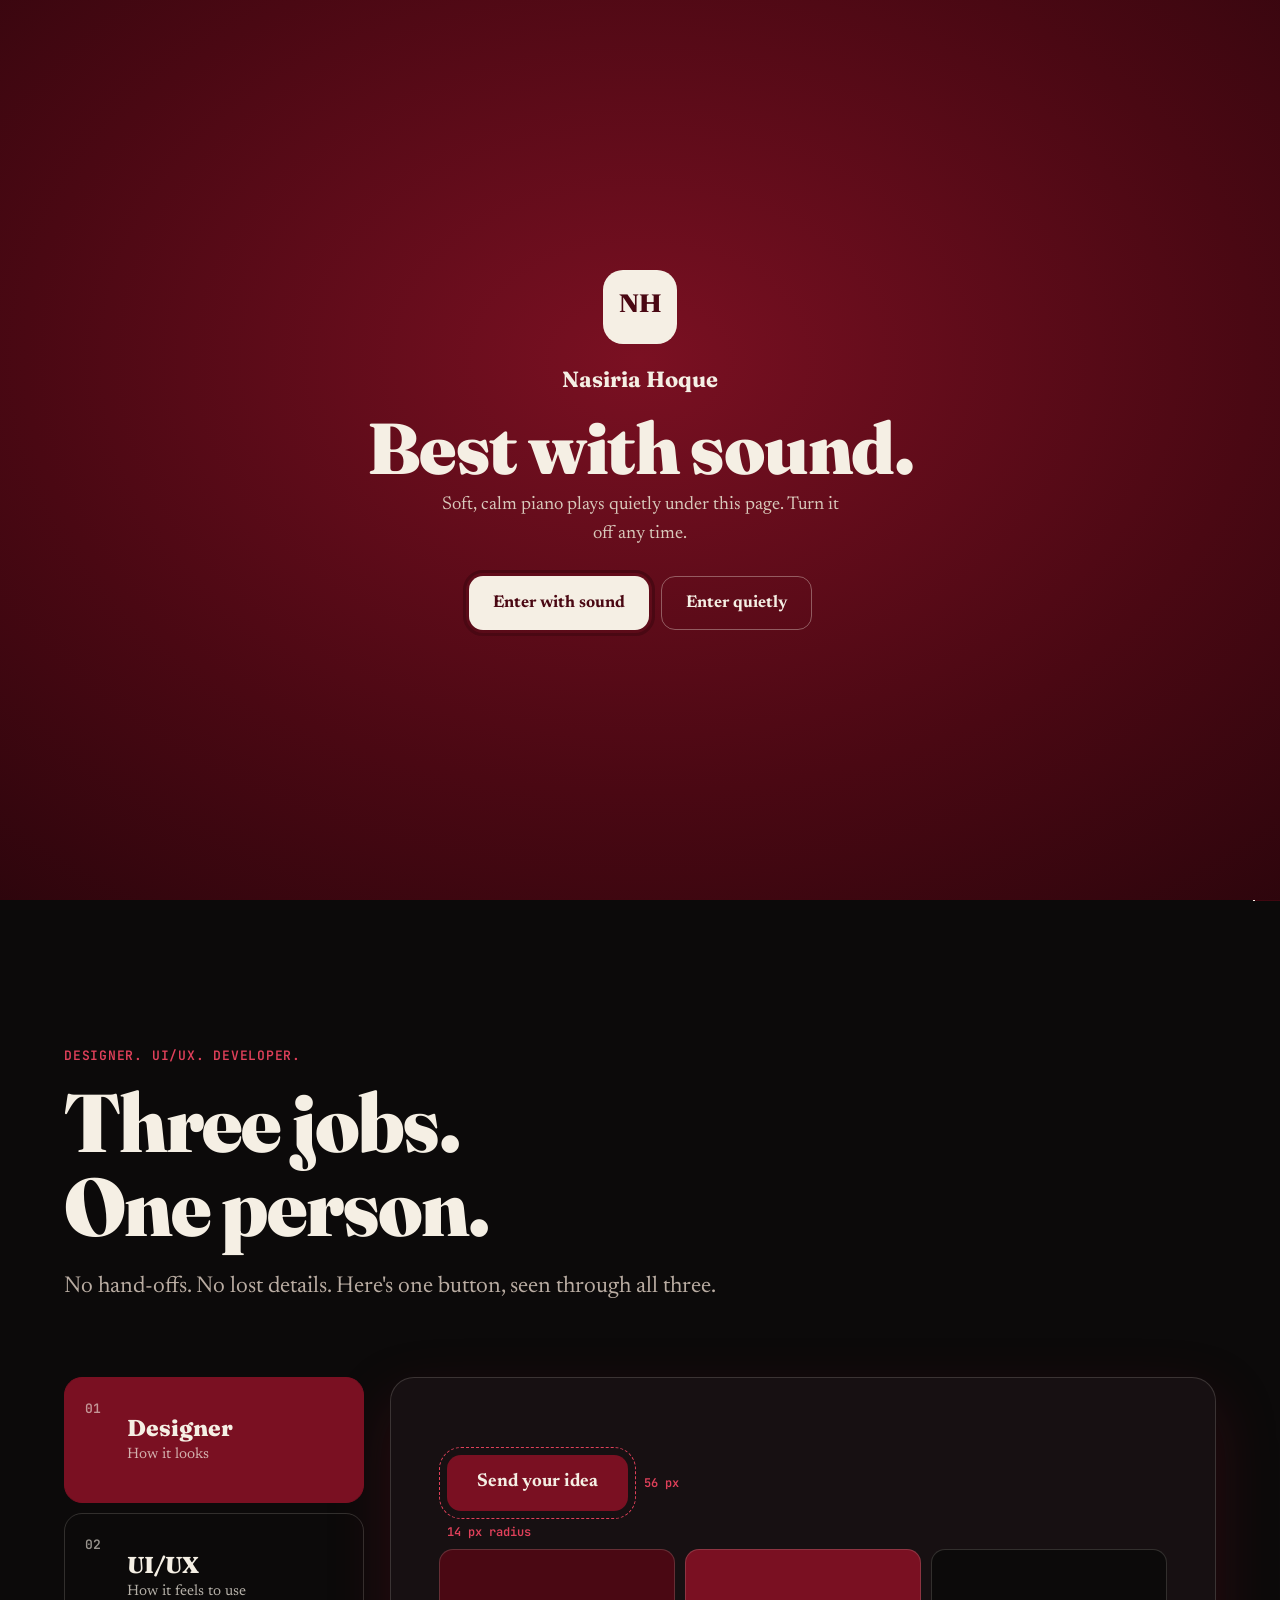
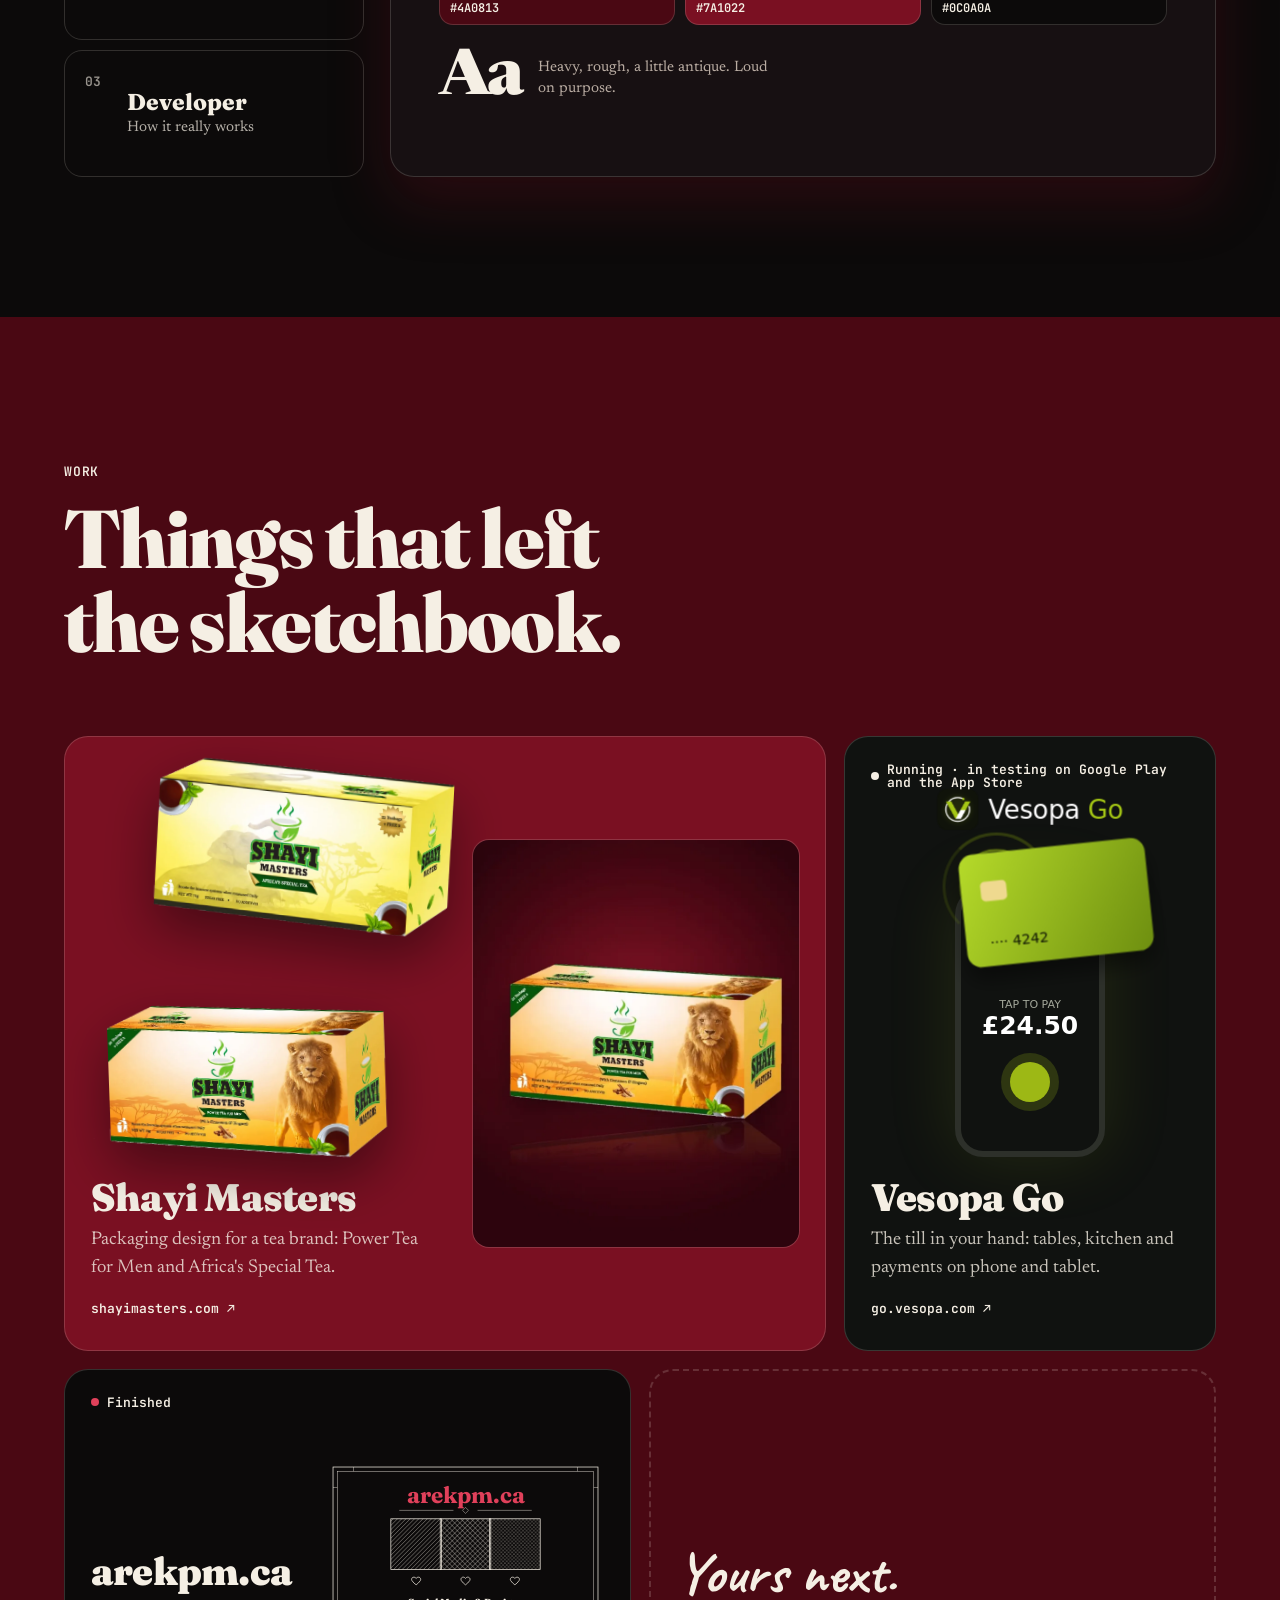
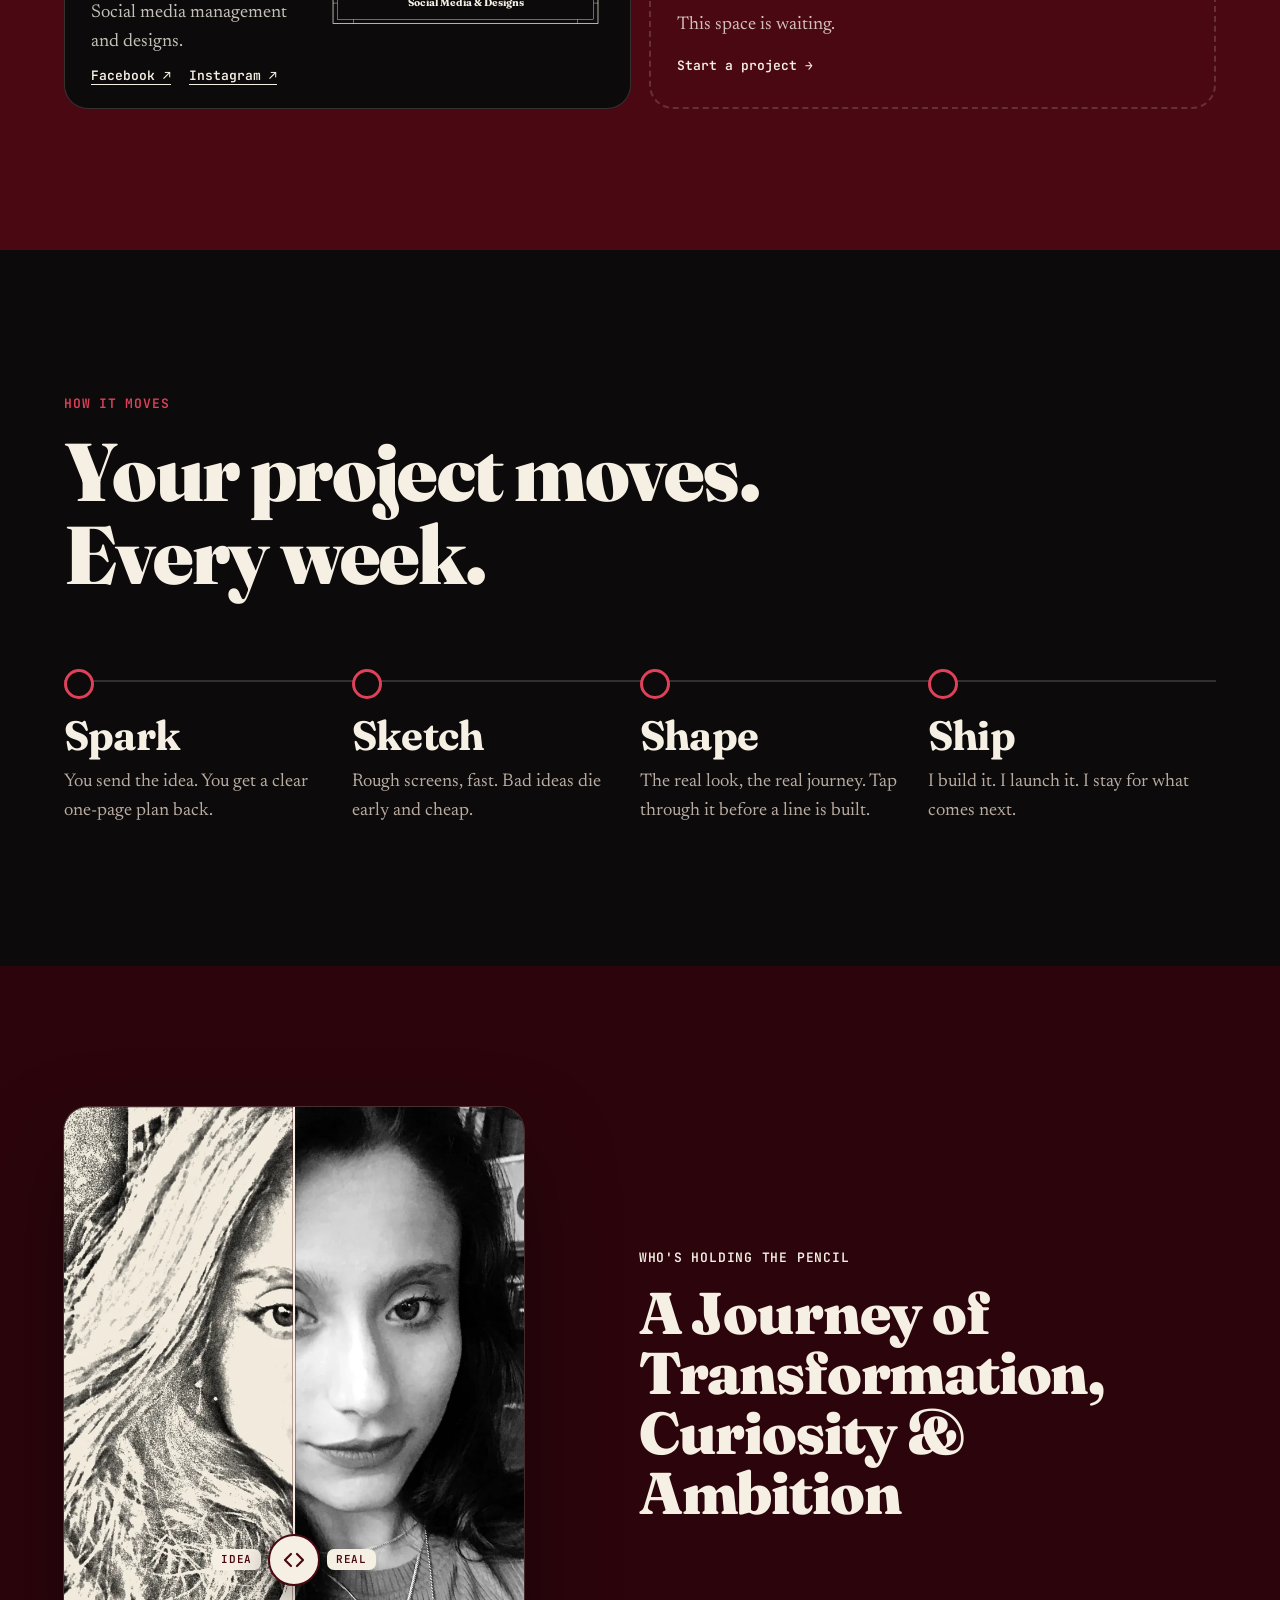
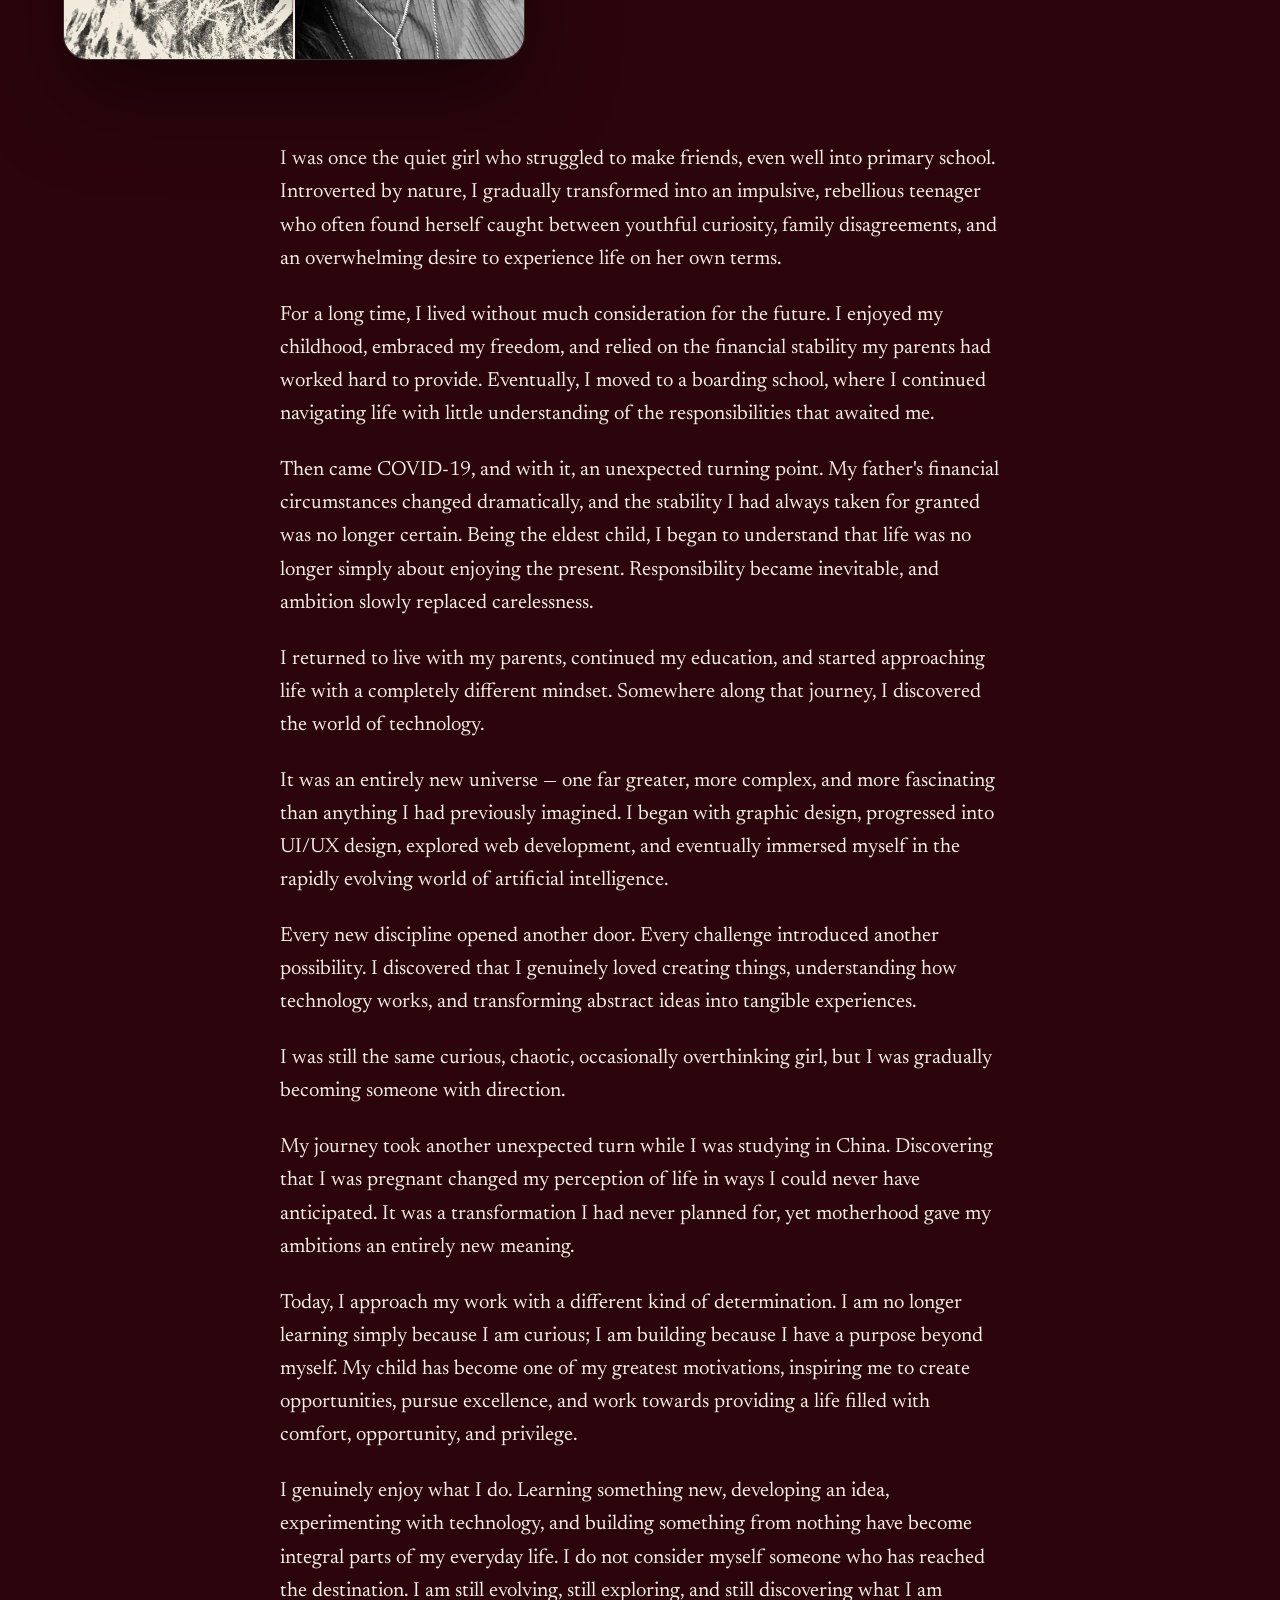
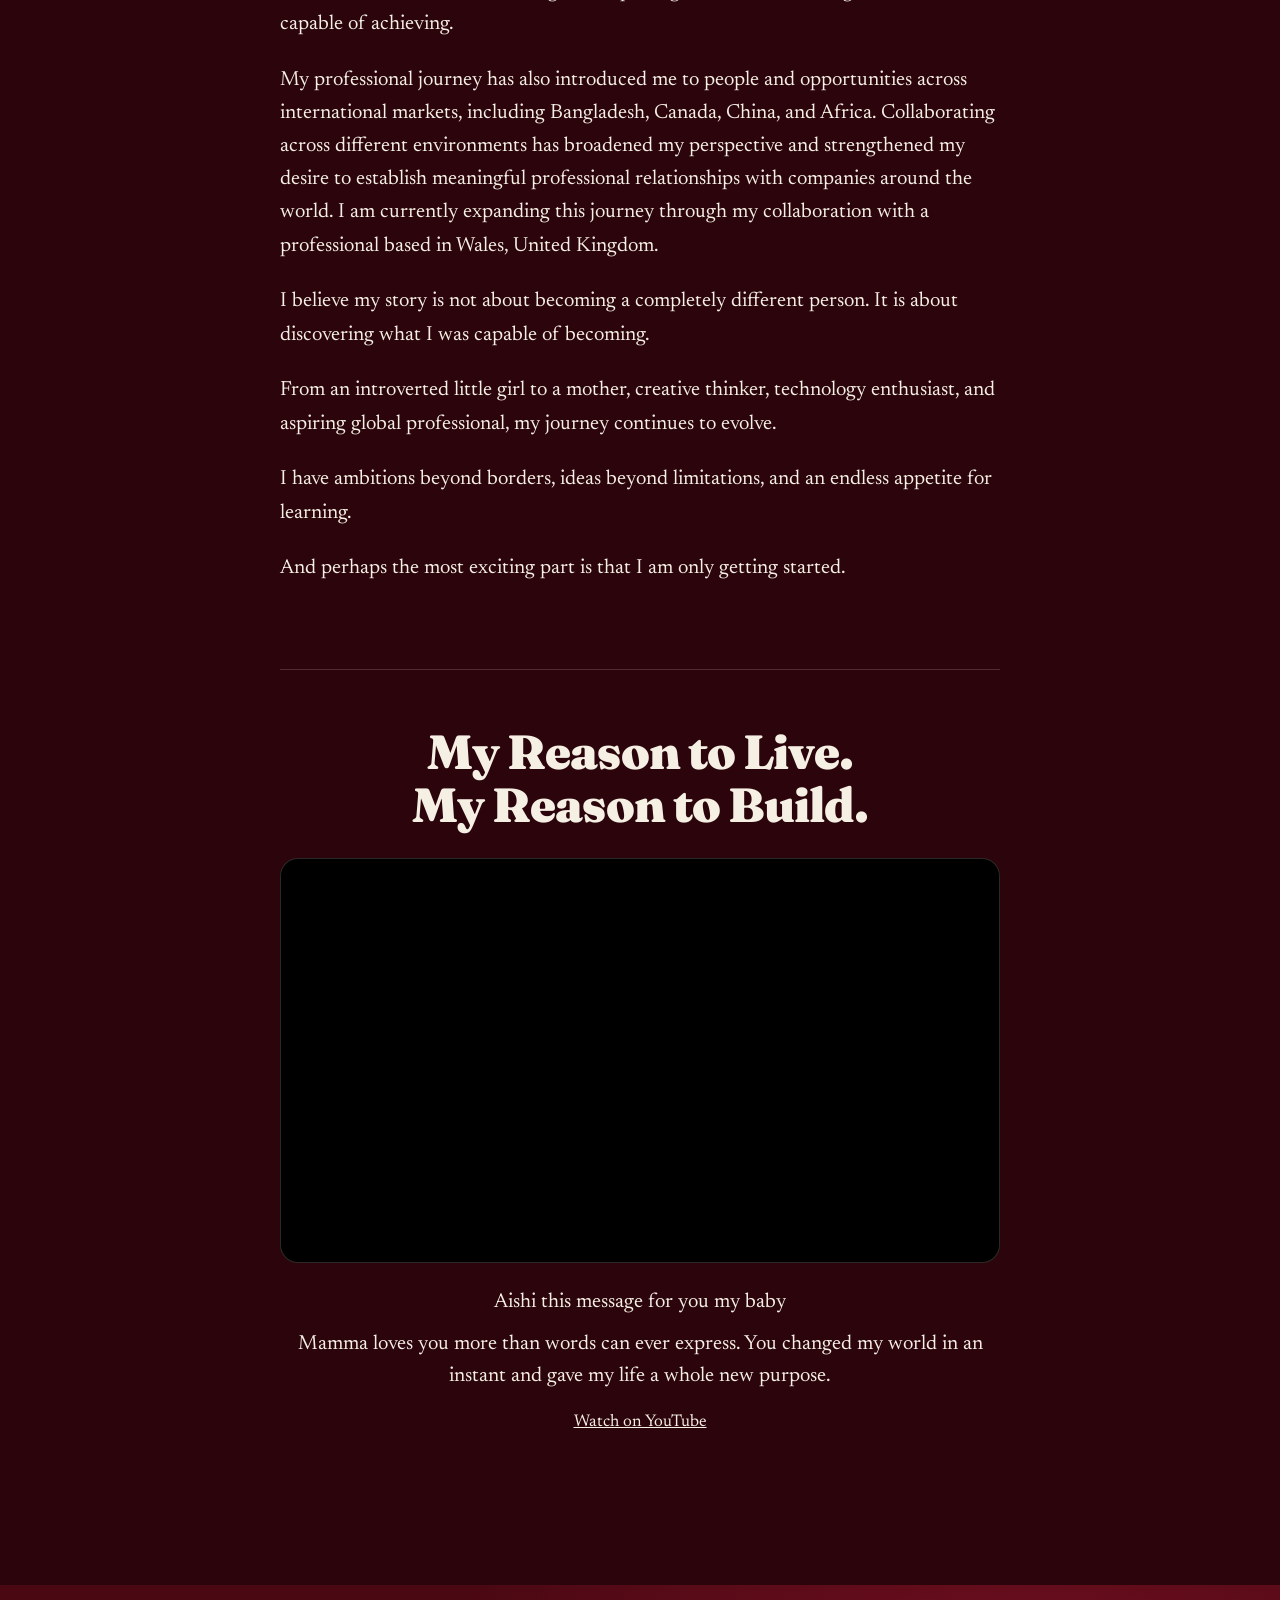
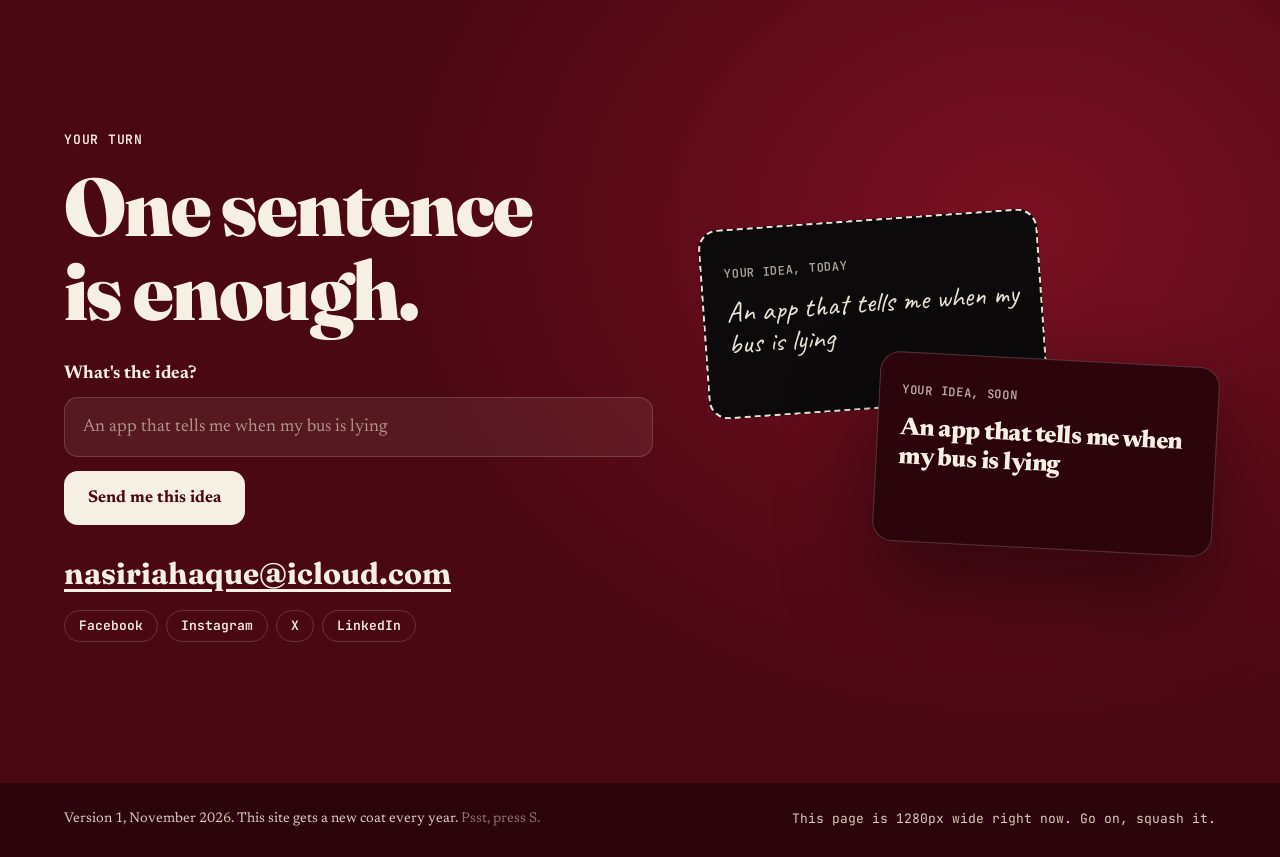
<file: index.html>
<!doctype html>
<html lang="en-GB">
<head>
<meta charset="utf-8">
<meta name="viewport" content="width=device-width, initial-scale=1, viewport-fit=cover">
<title>Nasiria Hoque: designer, UI/UX, developer</title>
<meta name="description" content="Designer, UI/UX designer and developer. I take your idea from imagination to launch.">
<meta name="theme-color" content="#4a0813">
<link rel="preconnect" href="https://fonts.googleapis.com">
<link rel="preconnect" href="https://fonts.gstatic.com" crossorigin>
<link href="https://fonts.googleapis.com/css2?family=Fraunces:opsz,wght@9..144,400..900&family=Newsreader:ital,opsz,wght@0,6..72,300..700;1,6..72,300..700&family=Caveat:wght@500;700&family=JetBrains+Mono:wght@400;600&display=swap" rel="stylesheet">
<link rel="stylesheet" href="style.css">
</head>
<body>
<!-- The pencil: everything in "idea" state runs through this wobble. -->
<svg width="0" height="0" style="position:absolute" aria-hidden="true">
  <filter id="pencil"><feTurbulence type="fractalNoise" baseFrequency=".035" numOctaves="2" seed="4"/><feDisplacementMap in="SourceGraphic" scale="3.2"/></filter>
  <filter id="rough"><feTurbulence type="fractalNoise" baseFrequency=".12" numOctaves="2" seed="9"/><feDisplacementMap in="SourceGraphic" scale="1"/></filter>
</svg>

<header class="top">
  <div class="wrap bar">
    <a class="brand" href="#hero"><span class="mark">NH</span>Nasiria Hoque</a>
    <nav class="links" aria-label="Main">
      <a href="#lenses">What I do</a><a href="#work">Work</a><a href="#path">How it moves</a><a href="#about">About</a>
    </nav>
    <button class="sound-btn" id="sound" type="button" aria-pressed="false" title="Sound"><i aria-hidden="true"><b></b><b></b><b></b></i><span>Sound</span></button>
    <button class="mode" id="mode" type="button" aria-pressed="false"><span class="dot"></span><span class="mode-label">Sketch mode</span></button>
    <a class="btn small solid" href="#idea">Start a project</a>
  </div>
</header>

<main>
  <section class="hero" id="hero">
    <div class="layer real" id="real">
      <div class="wrap hero-grid">
        <div class="hero-copy">
          <p class="eyebrow"><span class="pulse"></span> Designer · UI/UX · Developer</p>
          <h1>Imagination,<br><em>visualised.</em></h1>
          <p class="lead">Ideas don't ship themselves. I design it, shape how it feels, build it and launch it. One person, no hand-offs, and your project moving every week.</p>
          <div class="cta">
            <a class="btn solid" href="#idea">Move my project forward</a>
            <a class="btn ghost" href="#work">See the work</a>
          </div>
        </div>

        <div class="device" aria-hidden="true">
          <div class="phone">
            <div class="notch"></div>
            <div class="screen">
              <p class="s-label">Your project</p>
              <p class="s-big"><span class="pct">62</span><small>%</small></p>
              <p class="s-sub">of the way to launch</p>
              <div class="s-bar"><i></i></div>
              <ul class="s-list" data-steps>
                <li><b></b>The idea</li>
                <li><b></b>The look</li>
                <li><b></b>The journey</li>
                <li><b></b>The build</li>
                <li><b></b>Launch day</li>
              </ul>
              <div class="s-btn">Keep moving</div>
            </div>
          </div>
          <span class="note n1">big friendly number!!</span>
          <span class="note n2">thumb lands here →</span>
          <span class="note n3">does this feel fast?</span>
        </div>
      </div>
    </div>

    <!-- js clones .real into .idea so the sketch can never drift from the finished page. -->
    <div class="layer idea sketchy" id="idea-layer" aria-hidden="true"></div>

    <div class="split" id="split">
      <span class="tag tag-l">idea</span>
      <button class="grip" id="grip" type="button" role="slider" aria-label="Move between idea and finished design" aria-valuemin="2" aria-valuemax="98" aria-valuenow="38">
        <svg viewBox="0 0 24 24" aria-hidden="true"><path d="M9 6 3 12l6 6M15 6l6 6-6 6"/></svg>
      </button>
      <span class="tag tag-r">real</span>
    </div>
  </section>

  <section class="paper" id="lenses">
    <div class="wrap">
      <div class="head reveal">
        <p class="eyebrow">Designer. UI/UX. Developer.</p>
        <h2>Three jobs. <br>One person.</h2>
        <p class="lead">No hand-offs. No lost details. Here's one button, seen through all three.</p>
      </div>

      <div class="lens reveal">
        <div class="lens-tabs" role="tablist" aria-label="Three ways to see one button">
          <button role="tab" id="t-design" aria-controls="p-design" aria-selected="true"><b>01</b>Designer<small>How it looks</small></button>
          <button role="tab" id="t-ux" aria-controls="p-ux" aria-selected="false" tabindex="-1"><b>02</b>UI/UX<small>How it feels to use</small></button>
          <button role="tab" id="t-dev" aria-controls="p-dev" aria-selected="false" tabindex="-1"><b>03</b>Developer<small>How it really works</small></button>
        </div>

        <div class="lens-stage">
          <div class="panel" id="p-design" role="tabpanel" aria-labelledby="t-design">
            <div class="spec">
              <span class="spec-btn">Send your idea<i class="m m-h">56 px</i><i class="m m-r">14 px radius</i></span>
              <div class="swatches"><span style="--c:#4a0813">#4A0813</span><span style="--c:#7a1022">#7A1022</span><span style="--c:#0c0a0a">#0C0A0A</span></div>
              <p class="aa">Aa<small>Heavy, rough, a little antique. Loud on purpose.</small></p>
            </div>
          </div>
          <div class="panel" id="p-ux" role="tabpanel" aria-labelledby="t-ux" hidden>
            <div class="flow">
              <div class="step"><span>1</span>Sees the work</div>
              <div class="step"><span>2</span>Shares the idea</div>
              <div class="step"><span>3</span>Gets a plan</div>
              <i class="tap"></i>
            </div>
            <p class="flow-note">Three taps. No account. If someone stops halfway, the design failed, not them.</p>
          </div>
          <div class="panel" id="p-dev" role="tabpanel" aria-labelledby="t-dev" hidden>
<pre class="code" tabindex="0"><code><span class="c">/* This is the actual line behind the
   slider at the top of this page. */</span>
<span class="k">.idea</span> {
  <span class="p">clip-path</span>: inset(0 calc(100% - <span class="v">var(--x)</span>) 0 0);
}

<span class="c">// Your finger moves it. That's the trick.</span>
hero.style.setProperty(<span class="s">'--x'</span>, x + <span class="s">'%'</span>);</code></pre>
          </div>
        </div>
      </div>
    </div>
  </section>

  <section class="wine" id="work">
    <div class="wrap">
      <div class="head reveal">
        <p class="eyebrow">Work</p>
        <h2>Things that left <br>the sketchbook.</h2>
      </div>
      <!-- Placeholders: swap in real projects. -->
      <div class="grid">
        <a class="tile one shayi reveal" href="https://shayimasters.com/" rel="noopener">
          <video class="side" autoplay muted loop playsinline disablepictureinpicture preload="metadata" poster="media/shayi-boxes.webp" aria-label="The Shayi Masters boxes turning past, one after another"><source src="media/shayi-boxes.mp4" type="video/mp4"></video>
          <span class="boxes">
            <img class="elephant" src="img/shayi-elephant.webp" alt="Shayi Masters Africa's Special Tea box, yellow with an elephant" loading="lazy">
            <img class="lion" src="img/shayi-lion.webp" alt="Shayi Masters Power Tea for Men box, golden with a lion" loading="lazy">
          </span>
          <div><h3>Shayi Masters</h3><p>Packaging design for a tea brand: Power Tea for Men and Africa's Special Tea.</p><span>shayimasters.com ↗</span></div>
        </a>
        <a class="tile two-up go reveal" href="https://go.vesopa.com/" rel="noopener">
          <span class="status"><i></i>Running · in testing on Google Play and the App Store</span>
          <span class="scene" role="img" aria-label="Vesopa Go: a card tapping a phone to pay £24.50">
            <span class="scene-in">
              <span class="lockup"><img src="img/go-mark.png" alt="" width="40" height="40"><b>Vesopa <em>Go</em></b></span>
              <span class="tphone"><small>TAP TO PAY</small><strong>£24.50</strong><i class="nfc"></i></span>
              <span class="waves"><i></i><i></i></span>
              <span class="tcard"><i></i><small>···· 4242</small></span>
            </span>
          </span>
          <div><h3>Vesopa Go</h3><p>The till in your hand: tables, kitchen and payments on phone and tablet.</p><span>go.vesopa.com ↗</span></div>
        </a>
        <article class="tile three social reveal">
          <span class="status"><i></i>Finished</span>
          <svg class="plate-art" viewBox="0 0 460 280" role="img" aria-label="An engraved plate for arekpm.ca: three small post panels and the words social media and designs">
          <defs>
            <pattern id="hatch" width="5" height="5" patternUnits="userSpaceOnUse" patternTransform="rotate(45)"><path d="M0 0v5"/></pattern>
            <pattern id="cross" width="6" height="6" patternUnits="userSpaceOnUse" patternTransform="rotate(45)"><path d="M0 0v6M0 0h6"/></pattern>
            <pattern id="stipple" width="6" height="6" patternUnits="userSpaceOnUse"><circle cx="1.5" cy="1.5" r=".8" class="dot"/><circle cx="4.5" cy="4.5" r=".8" class="dot"/></pattern>
          </defs>
          <rect x="10" y="10" width="440" height="260"/>
          <rect x="17" y="17" width="426" height="246" class="thin"/>
          <path d="M10 44h7M10 236h7M443 44h7M443 236h7M44 10v7M416 10v7M44 263v7M416 263v7" class="thin"/>
          <text x="230" y="70" class="pname">arekpm.ca</text>
          <path d="M120 82h90M250 82h90M230 77l5 5-5 5-5-5z" class="thin"/>
          <rect x="106" y="96" width="84" height="84" fill="url(#hatch)" style="--pat:url(#hatch)"/><rect x="106" y="96" width="84" height="84"/><path d="M148 195c-3.4-4.6-9.4-1-7 3.6 1.6 3 5 5.4 7 7 2-1.6 5.4-4 7-7 2.4-4.6-3.6-8.2-7-3.6z"/><rect x="188" y="96" width="84" height="84" fill="url(#cross)" style="--pat:url(#cross)"/><rect x="188" y="96" width="84" height="84"/><path d="M230 195c-3.4-4.6-9.4-1-7 3.6 1.6 3 5 5.4 7 7 2-1.6 5.4-4 7-7 2.4-4.6-3.6-8.2-7-3.6z"/><rect x="270" y="96" width="84" height="84" fill="url(#stipple)" style="--pat:url(#stipple)"/><rect x="270" y="96" width="84" height="84"/><path d="M312 195c-3.4-4.6-9.4-1-7 3.6 1.6 3 5 5.4 7 7 2-1.6 5.4-4 7-7 2.4-4.6-3.6-8.2-7-3.6z"/>
          <text x="230" y="241" class="pcap">Social Media &amp; Designs</text>
        </svg>
          <div><h3>arekpm.ca</h3><p>Social media management and designs.</p>
            <span class="links-row"><a href="https://www.facebook.com/arekpm.ca" rel="noopener">Facebook ↗</a><a href="https://www.instagram.com/arekpm.ca" rel="noopener">Instagram ↗</a></span>
          </div>
        </article>
        <a class="tile next reveal" href="#idea"><div><h3>Yours next.</h3><p>This space is waiting.</p><span>Start a project →</span></div></a>
      </div>
    </div>
  </section>

  <section class="paper" id="path">
    <div class="wrap">
      <div class="head reveal">
        <p class="eyebrow">How it moves</p>
        <h2>Your project moves. <br>Every week.</h2>
      </div>
      <ol class="path" id="path-list">
        <li class="reveal"><b>Spark</b><p>You send the idea. You get a clear one-page plan back.</p></li>
        <li class="reveal"><b>Sketch</b><p>Rough screens, fast. Bad ideas die early and cheap.</p></li>
        <li class="reveal"><b>Shape</b><p>The real look, the real journey. Tap through it before a line is built.</p></li>
        <li class="reveal"><b>Ship</b><p>I build it. I launch it. I stay for what comes next.</p></li>
      </ol>
    </div>
  </section>

  <section class="wine about" id="about">
    <div class="wrap">
      <div class="two">
        <div class="pframe reveal" id="pframe">
          <div class="p-real"><img src="img/nasiria.webp" alt="Nasiria Hoque" width="400" height="480"></div>
          <div class="p-idea sketchy" aria-hidden="true"><img src="img/nasiria-sketch.webp" alt="" width="400" height="480"></div>
          <div class="split">
            <span class="tag tag-l">idea</span>
            <button class="grip" id="p-grip" type="button" role="slider" aria-label="Move between chalk sketch and photo" aria-valuemin="2" aria-valuemax="98" aria-valuenow="50">
              <svg viewBox="0 0 24 24" aria-hidden="true"><path d="M9 6 3 12l6 6M15 6l6 6-6 6"/></svg>
            </button>
            <span class="tag tag-r">real</span>
          </div>
        </div>
        <div class="reveal">
          <p class="eyebrow">Who's holding the pencil</p>
          <h2>A Journey of Transformation, Curiosity &amp; Ambition</h2>
        </div>
      </div>
      <div class="story reveal">
      <p>I was once the quiet girl who struggled to make friends, even well into primary school. Introverted by nature, I gradually transformed into an impulsive, rebellious teenager who often found herself caught between youthful curiosity, family disagreements, and an overwhelming desire to experience life on her own terms.</p>
      <p>For a long time, I lived without much consideration for the future. I enjoyed my childhood, embraced my freedom, and relied on the financial stability my parents had worked hard to provide. Eventually, I moved to a boarding school, where I continued navigating life with little understanding of the responsibilities that awaited me.</p>
      <p>Then came COVID-19, and with it, an unexpected turning point. My father's financial circumstances changed dramatically, and the stability I had always taken for granted was no longer certain. Being the eldest child, I began to understand that life was no longer simply about enjoying the present. Responsibility became inevitable, and ambition slowly replaced carelessness.</p>
      <p>I returned to live with my parents, continued my education, and started approaching life with a completely different mindset. Somewhere along that journey, I discovered the world of technology.</p>
      <p>It was an entirely new universe — one far greater, more complex, and more fascinating than anything I had previously imagined. I began with graphic design, progressed into UI/UX design, explored web development, and eventually immersed myself in the rapidly evolving world of artificial intelligence.</p>
      <p>Every new discipline opened another door. Every challenge introduced another possibility. I discovered that I genuinely loved creating things, understanding how technology works, and transforming abstract ideas into tangible experiences.</p>
      <p>I was still the same curious, chaotic, occasionally overthinking girl, but I was gradually becoming someone with direction.</p>
      <p>My journey took another unexpected turn while I was studying in China. Discovering that I was pregnant changed my perception of life in ways I could never have anticipated. It was a transformation I had never planned for, yet motherhood gave my ambitions an entirely new meaning.</p>
      <p>Today, I approach my work with a different kind of determination. I am no longer learning simply because I am curious; I am building because I have a purpose beyond myself. My child has become one of my greatest motivations, inspiring me to create opportunities, pursue excellence, and work towards providing a life filled with comfort, opportunity, and privilege.</p>
      <p>I genuinely enjoy what I do. Learning something new, developing an idea, experimenting with technology, and building something from nothing have become integral parts of my everyday life. I do not consider myself someone who has reached the destination. I am still evolving, still exploring, and still discovering what I am capable of achieving.</p>
      <p>My professional journey has also introduced me to people and opportunities across international markets, including Bangladesh, Canada, China, and Africa. Collaborating across different environments has broadened my perspective and strengthened my desire to establish meaningful professional relationships with companies around the world. I am currently expanding this journey through my collaboration with a professional based in Wales, United Kingdom.</p>
      <p>I believe my story is not about becoming a completely different person. It is about discovering what I was capable of becoming.</p>
      <p>From an introverted little girl to a mother, creative thinker, technology enthusiast, and aspiring global professional, my journey continues to evolve.</p>
      <p>I have ambitions beyond borders, ideas beyond limitations, and an endless appetite for learning.</p>
      <p>And perhaps the most exciting part is that I am only getting started.</p>
      </div>
      <section class="reason">
        <h2>My Reason to Live.<br>My Reason to Build.</h2>
        <div class="film"><iframe src="https://www.youtube-nocookie.com/embed/CMpZy2HSE0U?rel=0" title="My Reason to Live. My Reason to Build." loading="lazy" allow="encrypted-media; picture-in-picture; fullscreen" allowfullscreen referrerpolicy="strict-origin-when-cross-origin"></iframe></div>
        <p>Aishi this message for you my baby</p>
        <p>Mamma loves you more than words can ever express. You changed my world in an instant and gave my life a whole new purpose.</p>
        <p class="watch"><a href="https://youtu.be/CMpZy2HSE0U" rel="noopener">Watch on YouTube</a></p>
      </section>
    </div>
  </section>

  <section class="wine contact" id="idea">
    <div class="wrap two">
      <div class="reveal">
        <p class="eyebrow">Your turn</p>
        <h2>One sentence <br>is enough.</h2>
        <form id="idea-form">
          <label for="idea-text">What's the idea?</label>
          <input id="idea-text" maxlength="90" autocomplete="off" placeholder="An app that tells me when my bus is lying">
          <button class="btn solid" type="submit">Send me this idea</button>
        </form>
        <div class="reach">
          <a class="mail" href="mailto:nasiriahaque@icloud.com">nasiriahaque@icloud.com</a>
          <span class="socials">
            <a href="https://www.facebook.com/share/19t5wa8hsp/" rel="noopener">Facebook</a>
            <a href="https://www.instagram.com/nasiriahoque" rel="noopener">Instagram</a>
            <a href="https://x.com/inashaque" rel="noopener">X</a>
            <a href="https://www.linkedin.com/in/nasiria-haque-21aa02449" rel="noopener">LinkedIn</a>
          </span>
        </div>
      </div>
      <div class="cards reveal" aria-hidden="true">
        <div class="ticket sketchy"><small id="idea-verdict">your idea, today</small><p class="i-text"></p></div>
        <div class="ticket done"><small>your idea, soon</small><p class="i-text"></p></div>
      </div>
    </div>
  </section>
</main>

<footer>
  <div class="wrap foot">
    <span>Version 1, November 2026. This site gets a new coat every year. <i class="psst">Psst, press S.</i></span>
    <span id="width" aria-live="off"></span>
  </div>
</footer>
<canvas id="trail" aria-hidden="true"></canvas>
<script src="main.js"></script>
</body>
</html>
</file>
<file: style.css>
/* Two colours, one story: black chalkboard is the idea, maroon is the real thing.
   Every component reads its look from the variables below, so .sketchy (and the
   whole page, in sketch mode) only has to swap the variables. */
:root {
  /* Swap-in order: the licensed fonts win as soon as their @font-face rules and
     files exist; Fraunces and Newsreader stand in until then. */
  --head: "Hubano Rough", "Fraunces", Georgia, serif;
  --body: "Sydonia Atramentiqua", "Newsreader", Georgia, serif;
  --wine-deep: #2c050c;
  --wine: #4a0813;
  --maroon: #7a1022;
  --cream: #f5efe4;
  --cream-dim: #d9c9bb;
  --pencil: #e9e2d6;
  --paper: #0c0a0a;
  --pen: #e0405a;
  --ease: cubic-bezier(.2, 0, 0, 1);
  --x: 100%;
  --rx: 0deg;
  --ry: 0deg;
}
.wine, .real {
  --bg: var(--wine); --fg: var(--cream); --muted: var(--cream-dim); --accent: var(--cream);
  --on-accent: var(--wine); --surface: rgba(245, 239, 228, .07); --edge: rgba(245, 239, 228, .17);
  --bs: solid; --display: var(--head); --dw: 900; --shadow: 0 40px 90px rgba(0, 0, 0, .45);
}
.paper {
  --bg: var(--paper); --fg: var(--cream); --muted: #b9aca2; --accent: var(--pen);
  --on-accent: var(--cream); --surface: #171012; --edge: rgba(245, 239, 228, .16);
  --bs: solid; --display: var(--head); --dw: 900; --shadow: 0 24px 60px rgba(122, 16, 34, .28);
}
/* the pencil version of anything */
.sketchy, .sketchy .real, html.sketch .wine, html.sketch .paper, html.sketch .real {
  --maroon: var(--pen); --bg: var(--paper); --fg: var(--pencil); --muted: #b9aca2; --accent: var(--pen);
  --on-accent: var(--pen); --surface: transparent; --edge: var(--pencil);
  --bs: dashed; --display: "Caveat", "Segoe Print", cursive; --dw: 700; --shadow: none;
}

* { box-sizing: border-box; }
html { scroll-behavior: smooth; scroll-padding-top: 76px; -webkit-text-size-adjust: 100%; }
body { margin: 0; background: var(--wine-deep); color: var(--cream); font: 18.5px/1.55 var(--body); overflow-x: hidden; }
img { max-width: 100%; display: block; }
a { color: inherit; }
.wrap { max-width: 1200px; margin: 0 auto; padding: 0 24px; }
em { font-style: normal; }
[hidden] { display: none !important; }

section.paper, section.wine { background: var(--bg); color: var(--fg); padding: clamp(80px, 11vw, 150px) 0; transition: background .5s, color .5s; }
html.sketch section.paper, html.sketch section.wine {
  background-image: radial-gradient(rgba(233, 226, 214, .2) 1px, transparent 1.4px); background-size: 22px 22px;
}
h1, h2, h3 { font-family: var(--display); font-weight: var(--dw); margin: 0; }
h2 { font-size: clamp(40px, 6.4vw, 84px); line-height: 1.02; letter-spacing: -.02em; filter: url(#rough); }
html.sketch h2 { filter: none; }
html.sketch h1, html.sketch h2, html.sketch h3 { letter-spacing: 0; }
.head { max-width: 900px; margin-bottom: clamp(40px, 6vw, 72px); }
.head .lead { margin-top: 22px; }
.lead { color: var(--muted); font-size: clamp(20px, 1.9vw, 23px); line-height: 1.5; margin: 0; }
.eyebrow { display: inline-flex; align-items: center; gap: 10px; margin: 0 0 16px; color: var(--accent); font: 600 13px/1.4 "JetBrains Mono", ui-monospace, monospace; letter-spacing: .06em; text-transform: uppercase; }
.pulse { width: 8px; height: 8px; border-radius: 50%; background: var(--accent); animation: pulse 2.2s infinite; }
@keyframes pulse { 0% { box-shadow: 0 0 0 0 rgba(245, 239, 228, .55); } 70%, 100% { box-shadow: 0 0 0 12px rgba(245, 239, 228, 0); } }

header.top { position: sticky; top: 0; z-index: 30; background: rgba(44, 5, 12, .72); backdrop-filter: saturate(1.4) blur(14px); -webkit-backdrop-filter: saturate(1.4) blur(14px); border-bottom: 1px solid rgba(245, 239, 228, .1); }
.bar { display: flex; align-items: center; gap: 18px; min-height: 66px; }
.brand { display: flex; align-items: center; gap: 10px; font-weight: 800; text-decoration: none; font-size: 18px; letter-spacing: -.01em; }
.mark { width: 34px; height: 34px; border-radius: 10px; display: grid; place-items: center; background: var(--cream); color: var(--wine); font-size: 13px; font-weight: 800; }
.links { margin-left: auto; display: flex; gap: 24px; font-size: 15px; }
.links a { color: var(--cream-dim); text-decoration: none; transition: color .2s; }
.links a:hover { color: var(--cream); }
.mode { display: inline-flex; align-items: center; gap: 8px; height: 38px; padding: 0 14px; border-radius: 99px; background: none; border: 1px dashed rgba(245, 239, 228, .4); color: var(--cream); font-family: inherit; font-size: 14px; font-weight: 500; cursor: pointer; }
.mode .dot { width: 9px; height: 9px; border-radius: 50%; border: 1.5px solid var(--cream); transition: background .2s; }
.mode[aria-pressed="true"] .dot { background: var(--cream); }

.btn { display: inline-flex; align-items: center; justify-content: center; min-height: 54px; padding: 0 24px; border-radius: 14px; font-family: inherit; font-size: 17px; font-weight: 700; text-decoration: none; border: 0; cursor: pointer; transition: transform .25s var(--ease), box-shadow .25s; }
.btn:hover { transform: translateY(-3px); }
.btn.small { min-height: 40px; padding: 0 16px; font-size: 15px; border-radius: 11px; }
.btn.solid { background: var(--cream); color: var(--wine); }
.btn.ghost { border: 1px solid var(--edge); color: var(--fg); }
html.sketch .btn.solid { background: none; color: var(--maroon); border: 2px solid var(--maroon); font-family: "Caveat", cursive; font-size: 22px; }
html.sketch header .btn.solid { color: var(--cream); border-color: var(--cream); font-size: 19px; }
.cta { display: flex; gap: 12px; flex-wrap: wrap; margin-top: 30px; }

/* hero: two stacked copies of one layout, split by the draggable line */
.hero { position: relative; min-height: min(calc(100vh - 66px), 860px); display: flex; overflow: hidden; user-select: none; -webkit-user-select: none; }
.layer { display: flex; align-items: center; width: 100%; background: var(--bg); color: var(--fg); }
.real { background: radial-gradient(90% 90% at 78% 40%, var(--maroon), var(--wine) 55%, var(--wine-deep)); }
html.sketch .real { background: var(--paper); }
.idea { position: absolute; inset: 0; z-index: 2; pointer-events: none; clip-path: inset(0 calc(100% - var(--x)) 0 0); background-color: var(--paper); background-image: radial-gradient(rgba(233, 226, 214, .22) 1px, transparent 1.4px); background-size: 22px 22px; }
.hero-grid { position: relative; width: 100%; display: grid; grid-template-columns: minmax(0, 1.25fr) minmax(0, 1fr); gap: 40px; align-items: center; padding-top: 40px; padding-bottom: 40px; }
.hero { --hs: clamp(62px, 9.4vw, 128px); }
.hero h1 { height: calc(var(--hs) * 1.8); font-size: calc(var(--hs) * .872); line-height: .98; letter-spacing: -.025em; margin-bottom: 22px; white-space: nowrap; filter: url(#rough); }
.sketchy .hero-grid h1, html.sketch .hero h1 { filter: none; }
.hero .eyebrow { min-height: 30px; }
.hero h1 em { color: var(--accent); }
.sketchy h1, html.sketch .hero h1 { font-size: var(--hs); line-height: .9; letter-spacing: 0; }
.sketchy h1 em, html.sketch .hero h1 em { display: inline-block; background: linear-gradient(transparent 82%, rgba(224, 64, 90, .45) 82%, rgba(224, 64, 90, .45) 92%, transparent 92%); }
.sketchy .btn { background: none; border: 2px dashed var(--pencil); color: var(--pencil); font-family: "Caveat", cursive; font-size: 22px; }
.sketchy .btn.solid { border-style: solid; color: var(--maroon); border-color: var(--maroon); }
.sketchy .eyebrow { font-family: "Caveat", cursive; font-size: 21px; text-transform: none; letter-spacing: 0; }
.sketchy .pulse { display: none; }

/* phone */
.device { position: relative; justify-self: center; perspective: 1400px; }
.phone { position: relative; width: clamp(236px, 23vw, 300px); aspect-ratio: 393 / 800; padding: 12px; border-radius: 44px; background: linear-gradient(145deg, #5a1320, #210408); box-shadow: 0 0 0 1px rgba(245, 239, 228, .22), var(--shadow); transform: rotateX(var(--rx)) rotateY(var(--ry)); animation: float 7s ease-in-out infinite; }
@keyframes float { 50% { translate: 0 -12px; } }
.notch { position: absolute; z-index: 2; left: 50%; top: 22px; width: 72px; height: 20px; margin-left: -36px; border-radius: 99px; background: #140205; }
.screen { height: 100%; border-radius: 33px; padding: 54px 20px 20px; background: var(--paper); color: var(--cream); display: flex; flex-direction: column; overflow: hidden; }
.s-label { margin: 0; font: 600 11px/1 "JetBrains Mono", monospace; letter-spacing: .08em; text-transform: uppercase; opacity: .65; }
.s-big { margin: 8px 0 0; font-size: 78px; line-height: 1; font-weight: 800; letter-spacing: -.05em; }
.s-big small { font-size: 34px; }
.s-sub { margin: 2px 0 12px; font-size: 14px; opacity: .7; }
.s-bar { height: 8px; border-radius: 9px; background: rgba(245, 239, 228, .15); overflow: hidden; }
.s-bar i { display: block; height: 100%; width: calc(var(--pct, 62) * 1%); border-radius: 9px; background: var(--pen); }
.s-list { list-style: none; margin: 16px 0 0; padding: 0; flex: 1; font-size: 14.5px; }
.s-list li { display: flex; align-items: center; gap: 10px; padding: 8px 0; border-bottom: 1px solid rgba(245, 239, 228, .12); opacity: .55; }
.s-list li.done, .s-list li.now { opacity: 1; }
.s-list li.now { font-weight: 700; }
.s-list b { width: 13px; height: 13px; border-radius: 50%; border: 2px solid var(--pen); flex: none; }
.s-list .done b { background: var(--pen); }
.s-btn { margin-top: 12px; padding: 13px; text-align: center; border-radius: 13px; background: var(--maroon); color: var(--cream); font-weight: 700; font-size: 15px; }

.sketchy .phone, html.sketch .phone { background: none; box-shadow: none; border: 2.5px solid var(--pencil); filter: url(#pencil); }
.sketchy .notch, html.sketch .notch { background: none; border: 2px solid var(--pencil); }
.sketchy .screen, html.sketch .screen { background: none; color: var(--pencil); border: 2px dashed rgba(233, 226, 214, .5); font-family: "Caveat", cursive; }
.sketchy .s-label, html.sketch .s-label { font-family: "Caveat", cursive; font-size: 17px; text-transform: none; letter-spacing: 0; }
.sketchy .s-big, html.sketch .s-big { font-weight: 700; }
.sketchy .s-sub, html.sketch .s-sub { font-size: 19px; }
.sketchy .s-bar, html.sketch .s-bar { background: none; border: 2px solid var(--pencil); }
.sketchy .s-bar i, html.sketch .s-bar i { background: repeating-linear-gradient(115deg, var(--maroon) 0 2px, transparent 2px 6px); }
.sketchy .s-list, html.sketch .s-list { font-size: 20px; }
.sketchy .s-list li, html.sketch .s-list li { padding: 3px 0; opacity: 1; border-bottom: 1px dashed rgba(233, 226, 214, .4); }
.sketchy .s-list b, html.sketch .s-list b { border-color: var(--pencil); background: none; }
.sketchy .s-list .done b, html.sketch .s-list .done b { background: var(--pen); }
.sketchy .s-btn, html.sketch .s-btn { background: none; border: 2px solid var(--maroon); color: var(--maroon); font-size: 21px; padding: 5px; }

.note { display: none; position: absolute; font: 700 22px/1.05 "Caveat", cursive; color: var(--maroon); white-space: nowrap; }
.sketchy .note, html.sketch .note { display: block; }
.n1 { left: -128px; top: 26%; rotate: -6deg; white-space: normal; width: 110px; }
.n2 { left: -146px; bottom: 11%; rotate: 3deg; }
.n3 { right: -102px; top: 56%; rotate: 5deg; white-space: normal; width: 92px; }

/* the pencil follows you over paper */
#trail { position: fixed; inset: 0; z-index: 25; width: 100%; height: 100%; pointer-events: none; }
.eye { transform-box: fill-box; transform-origin: center; animation: blink 5.5s infinite; }
@keyframes blink { 0%, 94%, 100% { scale: 1 1; } 97% { scale: 1 .08; } }
.psst { font-style: normal; opacity: .55; }
@media (hover: none) { .psst { display: none; } }

/* the line */
.split { position: absolute; z-index: 3; top: 0; bottom: 0; left: var(--x); width: 2px; margin-left: -1px; background: var(--cream); box-shadow: 0 0 0 1px rgba(74, 8, 19, .35); }
html.sketch .split { display: none; }
.grip { position: absolute; left: 50%; top: 50%; width: 60px; height: 60px; margin: -30px 0 0 -30px; padding: 0; border-radius: 50%; border: 2px solid var(--wine); background: var(--cream); color: var(--wine); cursor: ew-resize; touch-action: pan-y; display: grid; place-items: center; box-shadow: 0 10px 34px rgba(0, 0, 0, .4); transition: transform .2s var(--ease); }
.grip:hover, .grip.held { transform: scale(1.1); }
.grip svg { width: 26px; height: 26px; fill: none; stroke: currentColor; stroke-width: 2.2; stroke-linecap: round; stroke-linejoin: round; }
.tag { position: absolute; top: calc(50% + 40px); padding: 3px 9px; border-radius: 7px; font: 600 11px/1.4 "JetBrains Mono", monospace; letter-spacing: .06em; text-transform: uppercase; background: var(--cream); color: var(--wine); }
.tag-l { right: 8px; }
.tag-r { left: 8px; }
.hint .grip { animation: nudge 2.4s var(--ease) infinite; }
@keyframes nudge { 0%, 70%, 100% { translate: 0 0; } 80% { translate: -9px 0; } 90% { translate: 7px 0; } }

/* three lenses */
.lens { display: grid; grid-template-columns: 300px minmax(0, 1fr); gap: 26px; align-items: stretch; }
.lens-tabs { display: flex; flex-direction: column; gap: 10px; }
.lens-tabs button { position: relative; flex: 1; text-align: left; padding: 18px 20px 18px 62px; border: 1px var(--bs) var(--edge); border-radius: 18px; background: none; color: var(--fg); font-family: var(--display); font-size: 23px; font-weight: 800; line-height: 1.15; cursor: pointer; transition: background .3s, color .3s, transform .3s var(--ease); }
.lens-tabs button:hover { transform: translateX(4px); }
.lens-tabs b { position: absolute; left: 20px; top: 21px; font: 600 13px/1.5 "JetBrains Mono", monospace; opacity: .6; }
.lens-tabs small { display: block; margin-top: 3px; font: 400 15px/1.3 var(--body); opacity: .72; }
.lens-tabs [aria-selected="true"] { background: #7a1022; color: var(--cream); border-color: var(--maroon); }
html.sketch .lens-tabs [aria-selected="true"] { background: none; color: var(--maroon); border: 2.5px solid var(--maroon); }
.lens-stage { min-height: 400px; border-radius: 24px; border: 1px var(--bs) var(--edge); background: var(--surface); box-shadow: var(--shadow); padding: clamp(24px, 4vw, 48px); display: grid; align-items: center; overflow: hidden; }
.panel { animation: rise .6s var(--ease); min-width: 0; }
@keyframes rise { from { opacity: 0; transform: translateY(16px); } }
.spec-btn { position: relative; display: inline-flex; align-items: center; height: 56px; padding: 0 30px; border-radius: 14px; background: var(--maroon); color: var(--cream); font-weight: 700; outline: 1px dashed var(--pen); outline-offset: 7px; margin: 12px 90px 30px 8px; }
.m { position: absolute; font: 600 12px/1 "JetBrains Mono", monospace; color: var(--pen); white-space: nowrap; }
.m-h { left: calc(100% + 16px); top: 22px; }
.m-r { left: 0; top: calc(100% + 15px); }
.swatches { display: flex; flex-wrap: wrap; gap: 10px; margin-top: 8px; }
.swatches span { flex: 1 1 110px; height: 76px; padding: 10px; display: flex; align-items: flex-end; border-radius: 14px; background: var(--c); color: var(--t, #f5efe4); border: 1px solid var(--edge); font: 600 12px/1 "JetBrains Mono", monospace; }
.aa { margin: 22px 0 0; display: flex; align-items: center; gap: 16px; font-size: 64px; line-height: 1; font-weight: 800; letter-spacing: -.04em; }
.aa small { font-size: 15px; line-height: 1.35; font-weight: 400; letter-spacing: 0; color: var(--muted); max-width: 240px; }
.flow { position: relative; display: grid; grid-template-columns: repeat(3, 1fr); gap: 22px; }
.step { position: relative; z-index: 1; padding: 18px; min-height: 120px; border-radius: 16px; border: 1px var(--bs) var(--edge); background: var(--bg); font-weight: 700; line-height: 1.25; }
.step span { display: block; font: 600 12px/1.8 "JetBrains Mono", monospace; color: var(--accent); }
.tap { position: absolute; z-index: 2; bottom: 18px; left: 12%; width: 22px; height: 22px; border-radius: 50%; background: rgba(122, 16, 34, .85); box-shadow: 0 0 0 7px rgba(122, 16, 34, .2); animation: tap 4.5s var(--ease) infinite; }
@keyframes tap { 0%, 15% { left: 12%; } 45%, 60% { left: 45%; } 90%, 100% { left: 80%; } }
.flow-note { margin: 26px 0 0; color: var(--muted); font-size: 19px; line-height: 1.45; }
.code { margin: 0; padding: 22px; border-radius: 16px; background: var(--wine-deep); color: var(--cream); font: 400 14.5px/1.7 "JetBrains Mono", monospace; overflow-x: auto; user-select: text; }
.code .c { color: #bd9d97; } .code .k { color: #ffb4a8; } .code .p { color: #f5efe4; font-weight: 600; } .code .v, .code .s { color: #ffd9a8; }

/* work */
.grid { display: grid; grid-template-columns: repeat(6, 1fr); gap: 18px; }
.tile { position: relative; display: flex; flex-direction: column; justify-content: flex-end; min-height: 340px; padding: 26px; border-radius: 24px; overflow: hidden; text-decoration: none; border: 1px var(--bs) var(--edge); transition: transform .5s var(--ease), box-shadow .5s; }
a.tile:hover { transform: translateY(-6px); box-shadow: var(--shadow); }
.tile h3 { font-size: clamp(28px, 3vw, 40px); line-height: 1.05; letter-spacing: -.02em; }
.tile p { margin: 8px 0 12px; opacity: .8; max-width: 34ch; }
.tile span:not(.boxes):not(.posts) { font: 600 13px/1 "JetBrains Mono", monospace; }
.one { grid-column: span 4; min-height: 580px; background: #7a1022; color: var(--cream); }
.two-up { grid-column: span 2; min-height: 580px; background: var(--wine-deep); color: var(--cream); }
.three { grid-column: span 3; background: var(--paper); color: var(--cream); }
.next { grid-column: span 3; background: none; color: var(--fg); border: 2px dashed var(--edge); }
.next h3 { font-family: "Caveat", cursive; font-size: 58px; letter-spacing: 0; }
html.sketch .tile { background: none; color: var(--pencil); }
html.sketch .tile span { color: var(--maroon); }

/* project: Shayi Masters */
.tile.shayi { display: grid; grid-template-columns: minmax(0, 1fr) 46%; grid-template-rows: 1fr auto; gap: 16px 22px; }
.side { grid-column: 2; grid-row: 1 / 3; align-self: center; width: 100%; aspect-ratio: 4 / 5; object-fit: cover; border-radius: 16px; background: var(--wine); box-shadow: 0 0 0 1px rgba(245, 239, 228, .16); }
html.sketch .side { filter: grayscale(1) contrast(.8); }
.boxes { position: relative; display: block; min-height: 300px; grid-column: 1; grid-row: 1; }
.shayi > div { grid-column: 1; grid-row: 2; }
.boxes img { position: absolute; width: 82%; transition: transform .7s var(--ease); filter: drop-shadow(0 22px 26px rgba(0, 0, 0, .4)); }
.boxes .elephant { right: 0; top: 0; rotate: 3deg; }
.boxes .lion { left: 0; bottom: 0; rotate: -2deg; }
.shayi:hover .lion { transform: translate(-6px, 6px); }
.shayi:hover .elephant { transform: translate(8px, -6px); }
html.sketch .boxes img { filter: grayscale(1) contrast(.8) url(#pencil); }

/* project: Vesopa Go */
.go { justify-content: flex-end; }
.tile.go { background: #101210; }
.go > div { position: relative; z-index: 2; }
.scene { display: block; flex: 1; min-height: 372px; margin: 6px -10px 10px; perspective: 800px; }
.scene-in { position: relative; display: block; height: 100%; min-height: 372px; transform-style: preserve-3d; transform: rotateX(var(--tiltx, 0deg)) rotateY(var(--tilty, 0deg)); transition: transform .5s var(--ease); animation: sway 9s ease-in-out infinite; }
@keyframes sway { 0%, 100% { rotate: x 5deg; } 25% { rotate: y 9deg; } 50% { rotate: x -3deg; } 75% { rotate: y -9deg; } }
.tile .scene span, .tile .scene small, .tile .scene strong, .tile .scene b { font-family: Roboto, "Segoe UI", system-ui, sans-serif; }
.lockup { position: absolute; left: 0; right: 0; top: 0; display: flex; align-items: center; justify-content: center; gap: 10px; transform: translateZ(26px); }
.lockup img { width: 40px; height: 40px; border-radius: 10px; }
.lockup b { font-size: 25px; font-weight: 500; color: #fff; letter-spacing: -.01em; }
.lockup em { color: #a5c715; }
.tphone { position: absolute; left: 50%; top: 92px; width: 150px; height: 270px; margin-left: -75px; display: flex; flex-direction: column; align-items: center; justify-content: flex-start; padding-top: 106px; border: 6px solid #2d302a; border-radius: 28px; background: #101210; box-shadow: 0 0 70px rgba(165, 199, 21, .13); transform: translateZ(0); }
.tphone small { font-size: 11px; font-weight: 500; color: #a3a79a; }
.tphone strong { margin-top: 3px; font-size: 25px; font-weight: 700; color: #fff; }
.nfc { width: 40px; height: 40px; margin-top: 24px; border-radius: 50%; background: #9db815; box-shadow: 0 0 0 9px rgba(165, 199, 21, .2); animation: nfc 2.4s ease-in-out infinite; }
@keyframes nfc { 50% { box-shadow: 0 0 0 15px rgba(165, 199, 21, .08); } }
.waves { position: absolute; left: 50%; top: 50px; width: 150px; height: 60px; margin-left: -82px; transform: translateZ(14px); }
.waves i { position: absolute; left: 12px; top: 6px; width: 74px; height: 74px; border: 3px solid transparent; border-top-color: rgba(165, 199, 21, .55); border-left-color: rgba(165, 199, 21, .3); border-radius: 50%; }
.waves i + i { left: -4px; top: -10px; width: 106px; height: 106px; opacity: .45; }
.tcard { position: absolute; left: 50%; top: 62px; width: 172px; height: 104px; margin-left: -62px; border-radius: 13px; background: linear-gradient(120deg, #b6db2a, #6e8f10); box-shadow: 0 12px 20px rgba(0, 0, 0, .45); rotate: -6deg; transform: translateZ(64px); animation: cardtap 3.6s ease-in-out infinite; }
@keyframes cardtap { 0%, 100% { translate: 0 -10px; } 45%, 58% { translate: -6px 6px; } }
.tcard i { position: absolute; left: 18px; top: 26px; width: 24px; height: 18px; border-radius: 4px; background: #efd98f; }
.tile .tcard small { position: absolute; left: 22px; bottom: 15px; font-size: 13px; font-weight: 500; color: #0e1405; }
.tile .status { position: relative; z-index: 1; align-self: flex-start; margin-bottom: auto; display: inline-flex; align-items: center; gap: 8px; line-height: 1.35; font-size: 11.5px; font-weight: 400; }
.status i { width: 8px; height: 8px; flex: none; border-radius: 50%; background: var(--cream); animation: pulse 2.2s infinite; }
html.sketch .scene { filter: grayscale(1) contrast(.9) url(#pencil); }
html.sketch .status i { background: var(--maroon); }

/* project: arekpm.ca */
.social { --ink: var(--cream); --mark: var(--pen); display: grid; grid-template-columns: minmax(0, 1fr) 54%; grid-template-rows: auto 1fr; column-gap: 20px; align-items: end; }
.social .status { grid-column: 1 / -1; }
.social .status i { background: var(--pen); animation: none; }
.social > div { grid-column: 1; }
.links-row { display: flex; gap: 18px; flex-wrap: wrap; }
.links-row a { text-underline-offset: 4px; }
.posts { grid-column: 2; grid-row: 2; display: grid; grid-template-columns: repeat(3, 1fr); gap: 6px; rotate: 3deg; transition: rotate .6s var(--ease); }
.social:hover .posts { rotate: 0deg; }
.posts i { aspect-ratio: 1; border-radius: 7px; background: var(--maroon); }
.posts i:nth-child(2), .posts i:nth-child(6) { background: var(--wine); }
.posts i:nth-child(3) { background: rgba(224, 64, 90, .5); }
.posts i:nth-child(4) { background: none; border: 1.5px dashed var(--pen); }
html.sketch .posts i { background: none; border: 1.5px dashed var(--pencil); }

.plate-art { display: block; width: 100%; height: auto; grid-column: 2; grid-row: 2; align-self: center; }
.plate-art * { fill: none; stroke: var(--ink); stroke-width: 1.2; }
.plate-art pattern path { stroke-width: .9; }
.plate-art .thin { stroke-width: .7; }
.plate-art .dot { fill: var(--ink); stroke: none; }
.plate-art rect[fill] { fill: var(--pat); stroke: none; }
.plate-art text { stroke: none; fill: var(--mark); text-anchor: middle; font-family: var(--head); font-weight: 700; }
.plate-art .pname { font-size: 38px; }
.plate-art .pcap { font-size: 17px; fill: var(--ink); }

/* path */
.path { list-style: none; margin: 0; padding: 0; display: grid; grid-template-columns: repeat(4, 1fr); position: relative; }
.path::before { content: ""; position: absolute; left: 0; right: 0; top: 11px; height: 2px; background: var(--edge); }
.path::after { content: ""; position: absolute; left: 0; top: 11px; height: 2px; width: calc(var(--path, 0) * 100%); background: var(--pen); transition: width .2s linear; }
.path li { position: relative; padding: 44px 26px 0 0; }
.path li::before { content: ""; position: absolute; z-index: 1; left: 0; top: 0; width: 24px; height: 24px; border-radius: 50%; background: var(--bg); border: 3px solid var(--pen); }
.path b { font-family: var(--display); font-size: clamp(30px, 3.2vw, 44px); line-height: 1.1; letter-spacing: -.02em; }
.path p { margin: 8px 0 0; color: var(--muted); }

/* about: the hero's trick again, on a portrait */
section.about { --bg: var(--wine-deep); }
html.sketch section.about { --bg: var(--paper); }
.about .two { grid-template-columns: minmax(0, 1fr) minmax(0, 1.1fr); }
.about h2 { font-size: clamp(36px, 4.6vw, 64px); }
.story { max-width: 720px; margin: clamp(48px, 7vw, 84px) auto 0; font-size: 20.5px; line-height: 1.62; color: var(--cream); }
.story p { margin: 0 0 1.1em; }
.reason { max-width: 720px; margin: clamp(48px, 7vw, 84px) auto 0; padding-top: clamp(36px, 5vw, 56px); border-top: 1px solid var(--edge); text-align: center; }
.reason h2 { margin: 0 0 26px; font-size: clamp(32px, 4vw, 48px); line-height: 1.1; font-weight: 900; }
.film { aspect-ratio: 16 / 9; margin-bottom: 24px; border-radius: 18px; overflow: hidden; border: 1px solid var(--edge); background: #000; }
.film iframe { display: block; width: 100%; height: 100%; border: 0; }
.reason p { margin: 0 0 .5em; font-size: 20.5px; color: var(--cream); }
.reason .watch { margin-top: 1em; font-size: 17px; }
.pframe { --x: 50%; position: relative; aspect-ratio: 400 / 480; max-width: 460px; width: 100%; border-radius: 24px; overflow: hidden; user-select: none; -webkit-user-select: none; box-shadow: 0 0 0 1px var(--edge), var(--shadow); }
.pframe img { display: block; width: 100%; height: 100%; object-fit: cover; }
.pframe .grip svg { display: block; }
.p-real { position: absolute; inset: 0; }
.p-idea { position: absolute; inset: 0; z-index: 1; pointer-events: none; clip-path: inset(0 calc(100% - var(--x)) 0 0); background-color: #f1eadd; background-image: radial-gradient(rgba(233, 226, 214, .22) 1px, transparent 1.4px); background-size: 22px 22px; }
.guide { display: none; }
.p-idea svg { filter: url(#pencil); }
.p-idea svg * { fill: none !important; stroke: var(--pencil) !important; stroke-width: 2.4 !important; stroke-linecap: round; }
.p-idea svg .p-bg { stroke: none !important; }
.p-idea svg .solid { fill: var(--paper) !important; }
.p-idea .guide { display: block; opacity: .4; }
.p-idea svg .guide * { stroke-width: 1.2 !important; stroke-dasharray: 5 6; }
html.sketch .pframe { --x: 100% !important; }
.pframe .grip { top: 82%; width: 52px; height: 52px; margin: -26px 0 0 -26px; }
.pframe .grip svg { width: 24px; height: 24px; }
.pframe .tag { top: calc(82% - 11px); }
.pframe .tag-l { right: 34px; }
.pframe .tag-r { left: 34px; }
.facts { list-style: none; margin: 26px 0 0; padding: 0; display: flex; flex-wrap: wrap; gap: 10px; }
.facts li { padding: 8px 14px; border-radius: 99px; border: 1px var(--bs) var(--edge); font: 600 13px/1.3 "JetBrains Mono", monospace; }

/* ways to reach */
.reach { margin-top: 26px; display: flex; flex-direction: column; gap: 12px; }
.mail { font-family: var(--display); font-size: clamp(22px, 2.6vw, 30px); font-weight: 700; text-underline-offset: 5px; overflow-wrap: anywhere; }
.socials { display: flex; flex-wrap: wrap; gap: 8px; }
.socials a { padding: 7px 14px; border-radius: 99px; border: 1px var(--bs) var(--edge); text-decoration: none; font: 600 13px/1.3 "JetBrains Mono", monospace; transition: background .25s, color .25s; }
.socials a:hover { background: var(--cream); color: var(--wine); }

/* sound */
.sound-btn { display: inline-flex; align-items: center; gap: 8px; height: 38px; padding: 0 14px; border-radius: 99px; background: none; border: 1px solid rgba(245, 239, 228, .28); color: var(--cream); font-family: inherit; font-size: 14px; font-weight: 500; cursor: pointer; }
.sound-btn i { display: inline-flex; align-items: flex-end; gap: 2px; height: 14px; }
.sound-btn b { width: 2.5px; height: 5px; border-radius: 2px; background: currentColor; }
.sound-btn.on b { animation: bars 1.2s ease-in-out infinite; }
.sound-btn.on b:nth-child(2) { animation-delay: .2s; }
.sound-btn.on b:nth-child(3) { animation-delay: .4s; }
@keyframes bars { 50% { height: 14px; } }

.welcome { position: fixed; inset: 0; z-index: 60; display: grid; place-items: center; padding: 24px; background: radial-gradient(80% 80% at 50% 40%, var(--maroon), var(--wine) 60%, var(--wine-deep)); color: var(--cream); text-align: center; opacity: 0; transition: opacity .7s var(--ease); }
.welcome.shown { opacity: 1; }
.welcome.gone { opacity: 0; pointer-events: none; }
.welcome .mark { width: 74px; height: 74px; margin: 0 auto 18px; border-radius: 20px; font-size: 26px; }
.welcome-name { margin: 0; font-family: var(--head); font-size: 22px; font-weight: 700; }
.welcome-t { margin: 16px 0 6px; font-family: var(--head); font-size: clamp(42px, 8vw, 72px); font-weight: 900; line-height: 1.02; letter-spacing: -.02em; }
.welcome-s { margin: 0 auto; max-width: 42ch; color: var(--cream-dim); }
.welcome-go { display: flex; flex-wrap: wrap; justify-content: center; gap: 12px; margin-top: 28px; }
.welcome .btn.ghost { border: 1px solid rgba(245, 239, 228, .35); color: var(--cream); background: none; }

/* contact */
section.contact { background: radial-gradient(70% 90% at 80% 30%, var(--maroon), var(--wine) 70%); }
html.sketch section.contact { background: var(--paper); }
.two { display: grid; grid-template-columns: 1.15fr 1fr; gap: 50px; align-items: center; }
form { margin-top: 28px; }
label { display: block; margin-bottom: 8px; font-weight: 700; }
input { width: 100%; height: 60px; padding: 0 18px; border-radius: 14px; border: 1px var(--bs) var(--edge); background: var(--surface); color: var(--fg); font-family: inherit; font-size: 18px; }
input::placeholder { color: var(--muted); opacity: .7; }
form .btn { margin-top: 14px; }
.cards { position: relative; min-height: 330px; }
.ticket { position: absolute; width: min(100%, 340px); min-height: 190px; padding: 22px; border-radius: 20px; }
.ticket small { font: 600 12px/1 "JetBrains Mono", monospace; text-transform: uppercase; letter-spacing: .06em; opacity: .7; }
.ticket p { margin: 12px 0 0; overflow-wrap: anywhere; }
.ticket.sketchy { left: 0; top: 0; rotate: -4deg; background: var(--paper); color: var(--pencil); border: 2px dashed var(--pencil); font-family: "Caveat", cursive; font-size: 29px; line-height: 1.1; }
.ticket.done { right: 0; bottom: 0; rotate: 3deg; background: var(--wine-deep); color: var(--cream); border: 1px solid rgba(245, 239, 228, .2); box-shadow: var(--shadow); font-size: 25px; line-height: 1.15; font-weight: 800; letter-spacing: -.02em; }

footer { background: var(--wine-deep); padding: 26px 0; color: var(--cream-dim); font-size: 14px; }
.foot { display: flex; justify-content: space-between; gap: 18px; flex-wrap: wrap; }
#width { font-family: "JetBrains Mono", monospace; font-size: 13px; }

:focus-visible { outline: 3px solid currentColor; outline-offset: 3px; }
.js .reveal { opacity: 0; transform: translateY(36px); transition: opacity 1s var(--ease), transform 1s var(--ease); }
.js .reveal.in { opacity: 1; transform: none; }

@media (max-width: 1160px) { .note { display: none !important; } }
@media (max-width: 860px) {
  .links { display: none; }
  .mode { margin-left: auto; }
  .bar > .btn { display: none; }
  .hero { min-height: 0; }
  .hero-grid { grid-template-columns: 1fr; padding-top: 34px; padding-bottom: 100px; gap: 34px; }
  .phone { width: 216px; animation: none; }
  .screen { padding: 44px 14px 14px; }
  .s-big { font-size: 54px; }
  .s-list { margin-top: 8px; font-size: 13.5px; }
  .s-list li { padding: 4px 0; }
  .s-btn { padding: 9px; font-size: 14px; }
  .sketchy .s-list { font-size: 16px; }
  .sketchy .s-btn { font-size: 18px; padding: 3px; }
  .grip { top: auto; bottom: 18px; margin-top: 0; }
  .tag { top: auto; bottom: 38px; }
  .tag-l { right: 42px; } .tag-r { left: 42px; }
  .lens { grid-template-columns: 1fr; }
  .lens-tabs { flex-direction: row; gap: 8px; }
  .lens-tabs button { flex: 1 1 0; min-width: 0; padding: 40px 10px 12px; font-size: 18px; }
  .lens-tabs b { left: 10px; top: 13px; }
  .lens-tabs small { font-size: 13px; }
  .lens-tabs button:hover { transform: none; }
  .swatches span { flex-basis: 80px; font-size: 11px; }
  h2 br { display: none; }
  .grid { grid-template-columns: 1fr; }
  .tile, .one, .two-up, .three, .next { grid-column: auto; min-height: 260px; }
  .boxes { min-height: 230px; }
  .social { grid-template-columns: minmax(0, 1fr); grid-template-rows: auto auto auto; }
  .plate-art { grid-column: 1; grid-row: 2; margin: 14px 0; }
  .social > div { grid-row: 3; }
  .two-up.go { min-height: 540px; }
  .tile.shayi { grid-template-columns: minmax(0, 1fr); grid-template-rows: auto auto auto; }
  .side { grid-column: 1; grid-row: 1; max-height: 420px; }
  .boxes { grid-row: 2; }
  .shayi > div { grid-row: 3; }
  .sound-btn span { display: none; }
  .boxes img { width: 72%; }
  .path { grid-template-columns: 1fr; gap: 30px; }
  .path::before, .path::after { display: none; }
  .path li { padding: 0 0 0 40px; }
  .two, .about .two { grid-template-columns: 1fr; }
  .pframe { margin: 0 auto; }
  .pframe .grip { top: 82%; bottom: auto; margin-top: -26px; }
  .pframe .tag { top: calc(82% - 11px); bottom: auto; }
  .pframe .tag-l { right: 34px; }
  .pframe .tag-r { left: 34px; }
  .cards { min-height: 340px; }
  .flow { grid-template-columns: 1fr; gap: 12px; }
  .step { min-height: 0; }
  .tap { display: none; }
}
@media (prefers-reduced-motion: reduce) {
  html { scroll-behavior: auto; }
  *, *::before, *::after { animation: none !important; transition: none !important; }
  .js .reveal { opacity: 1; transform: none; }
}
</file>
